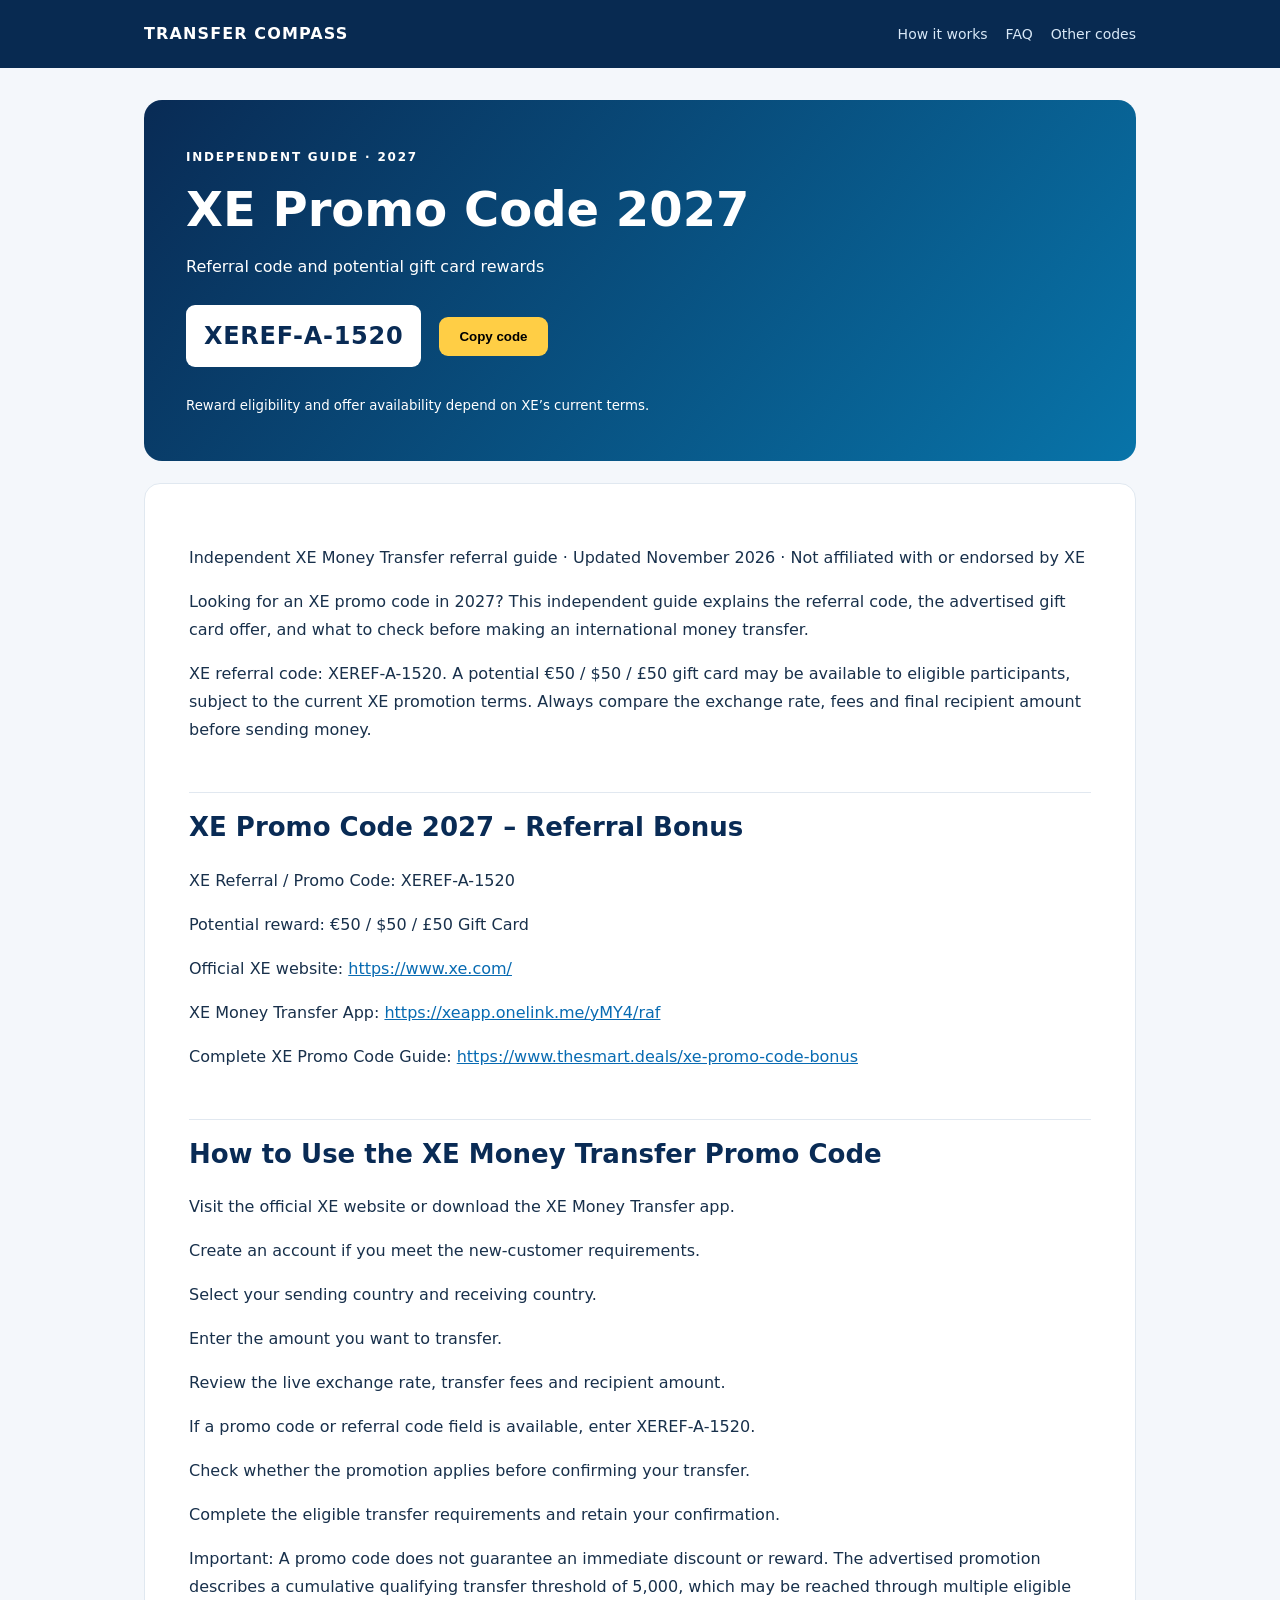
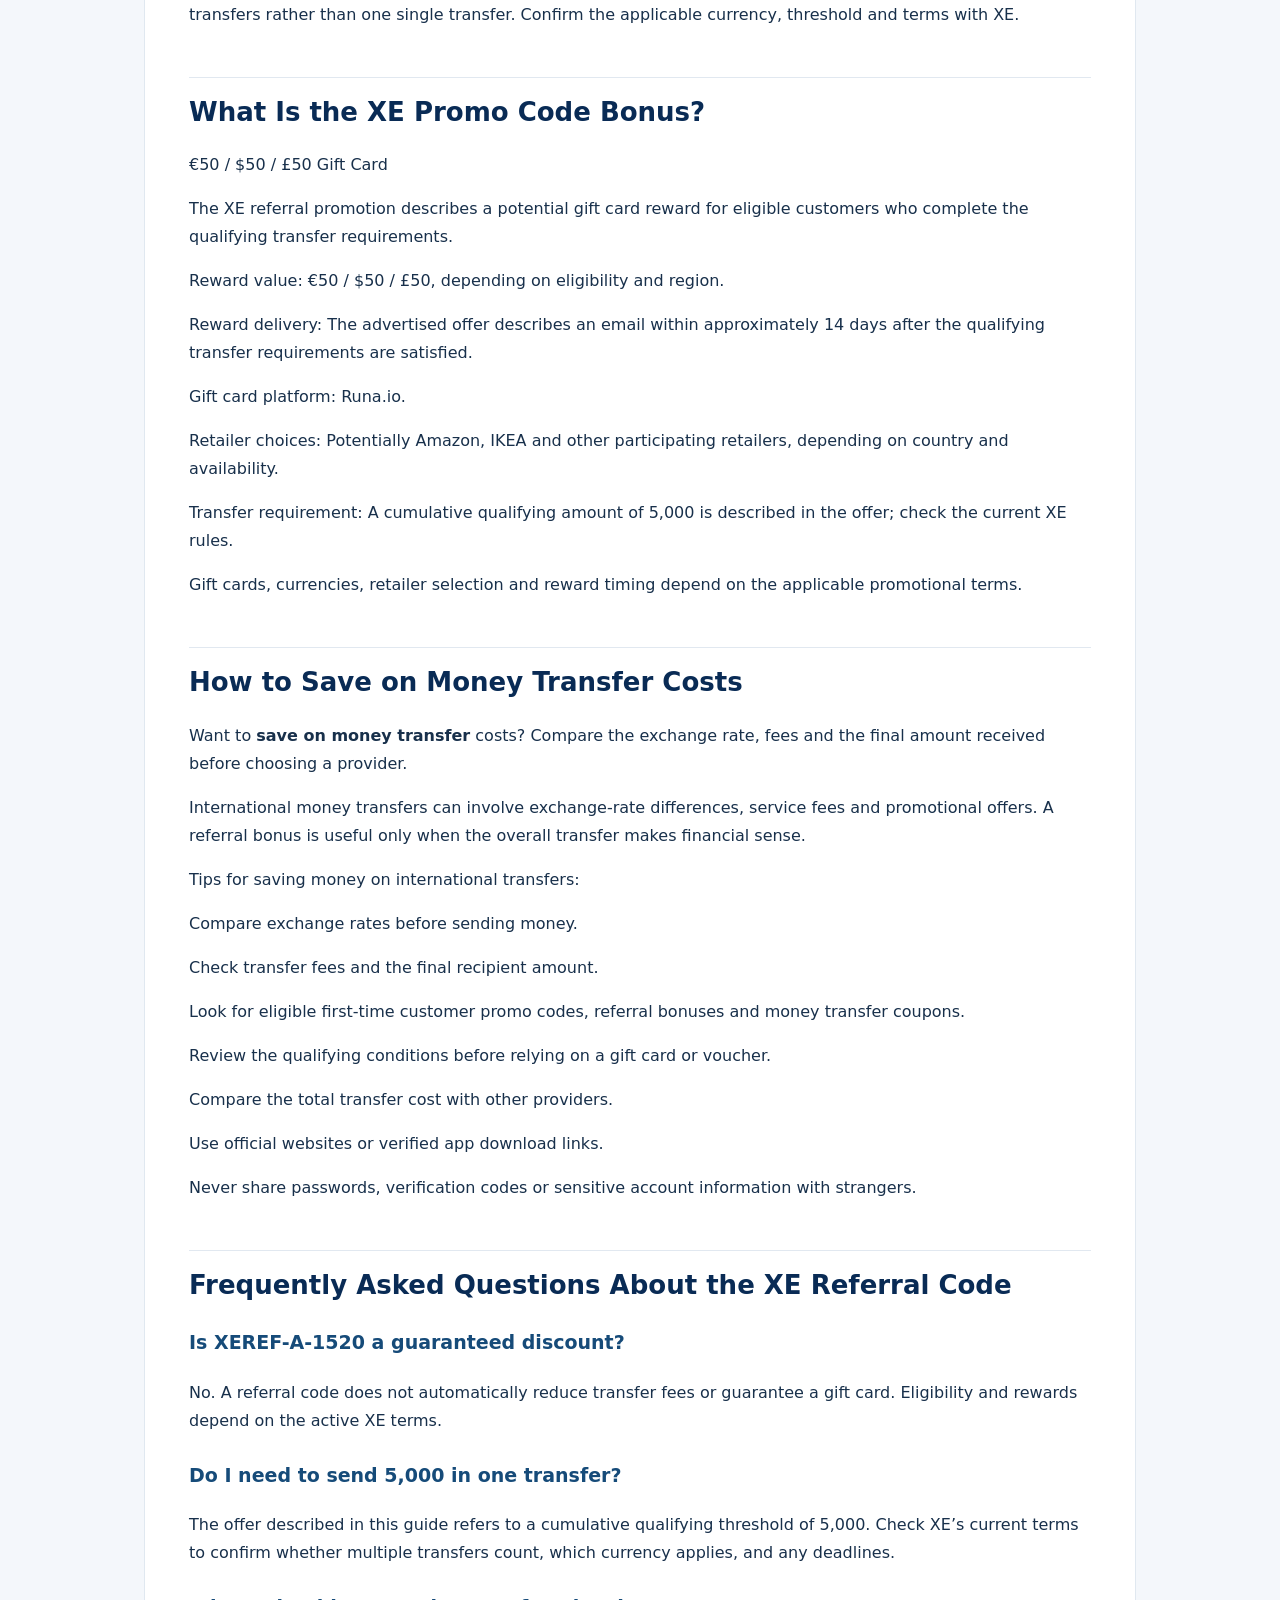
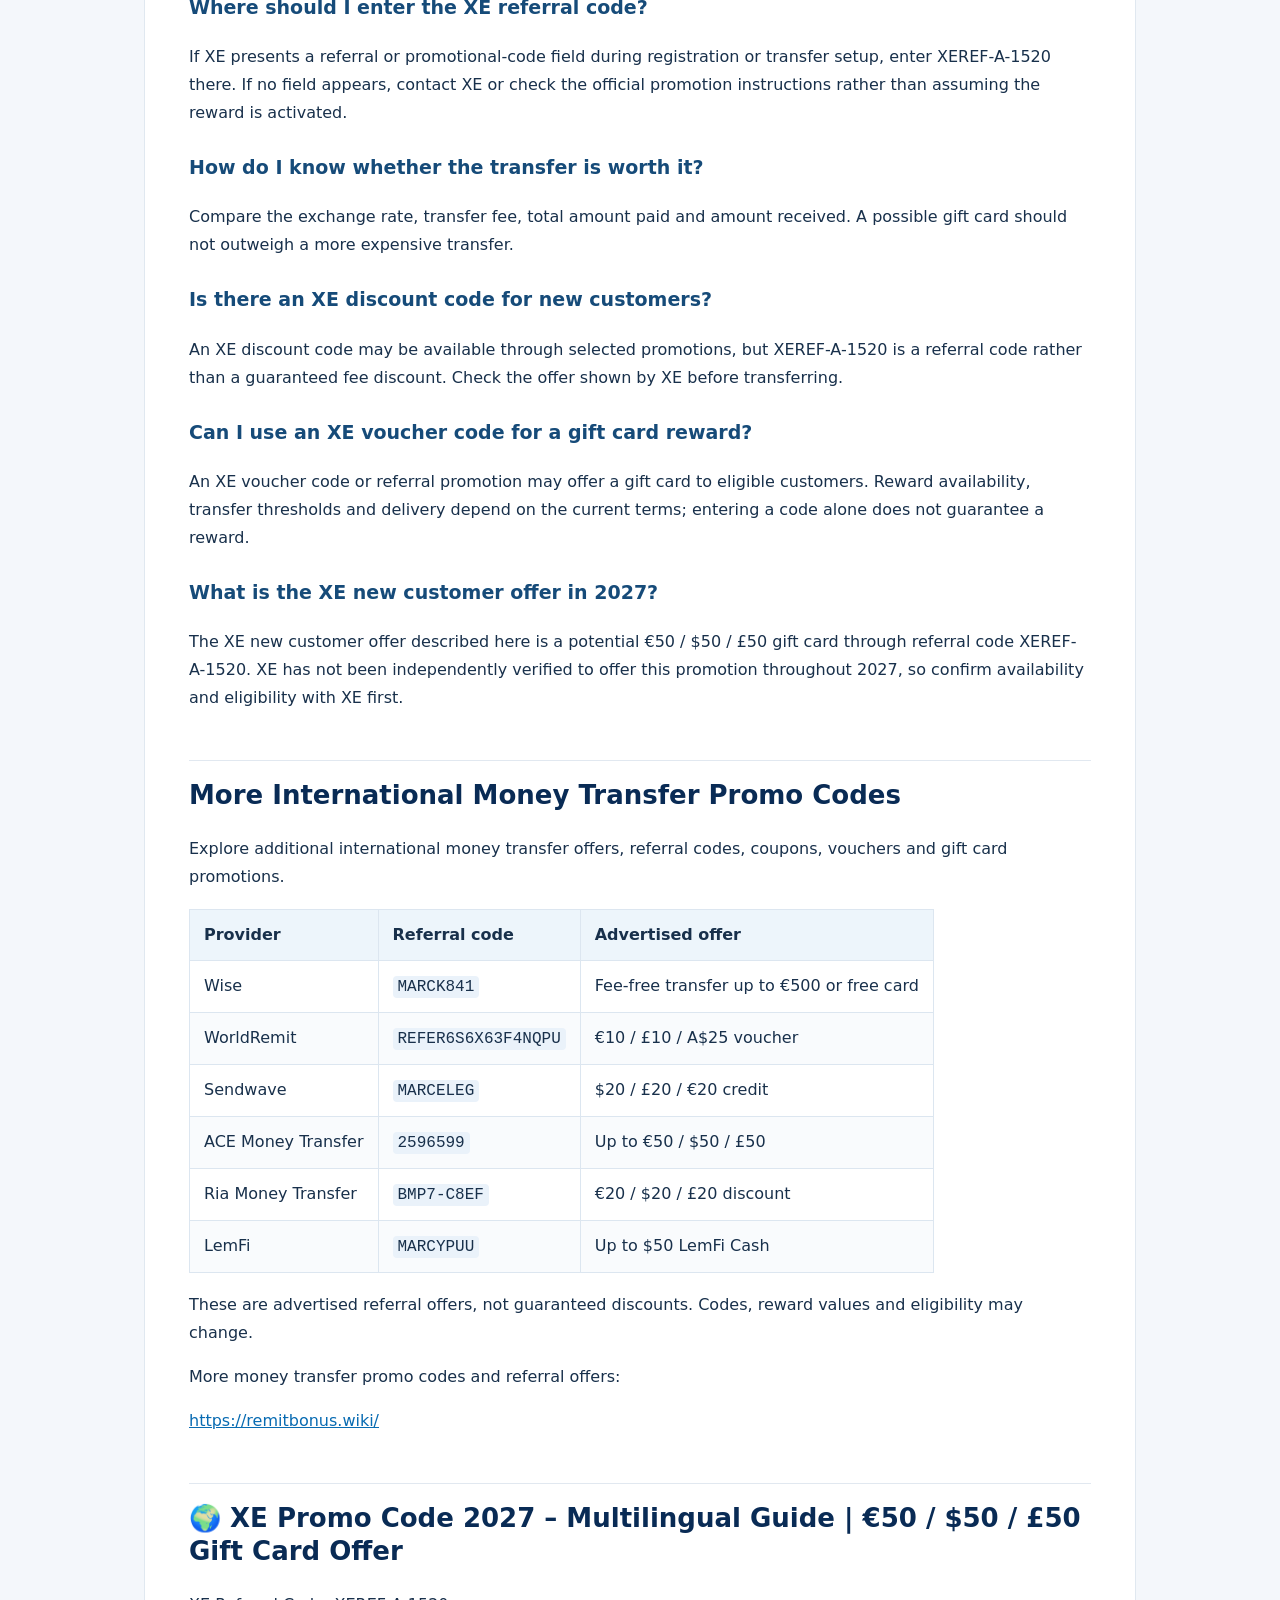
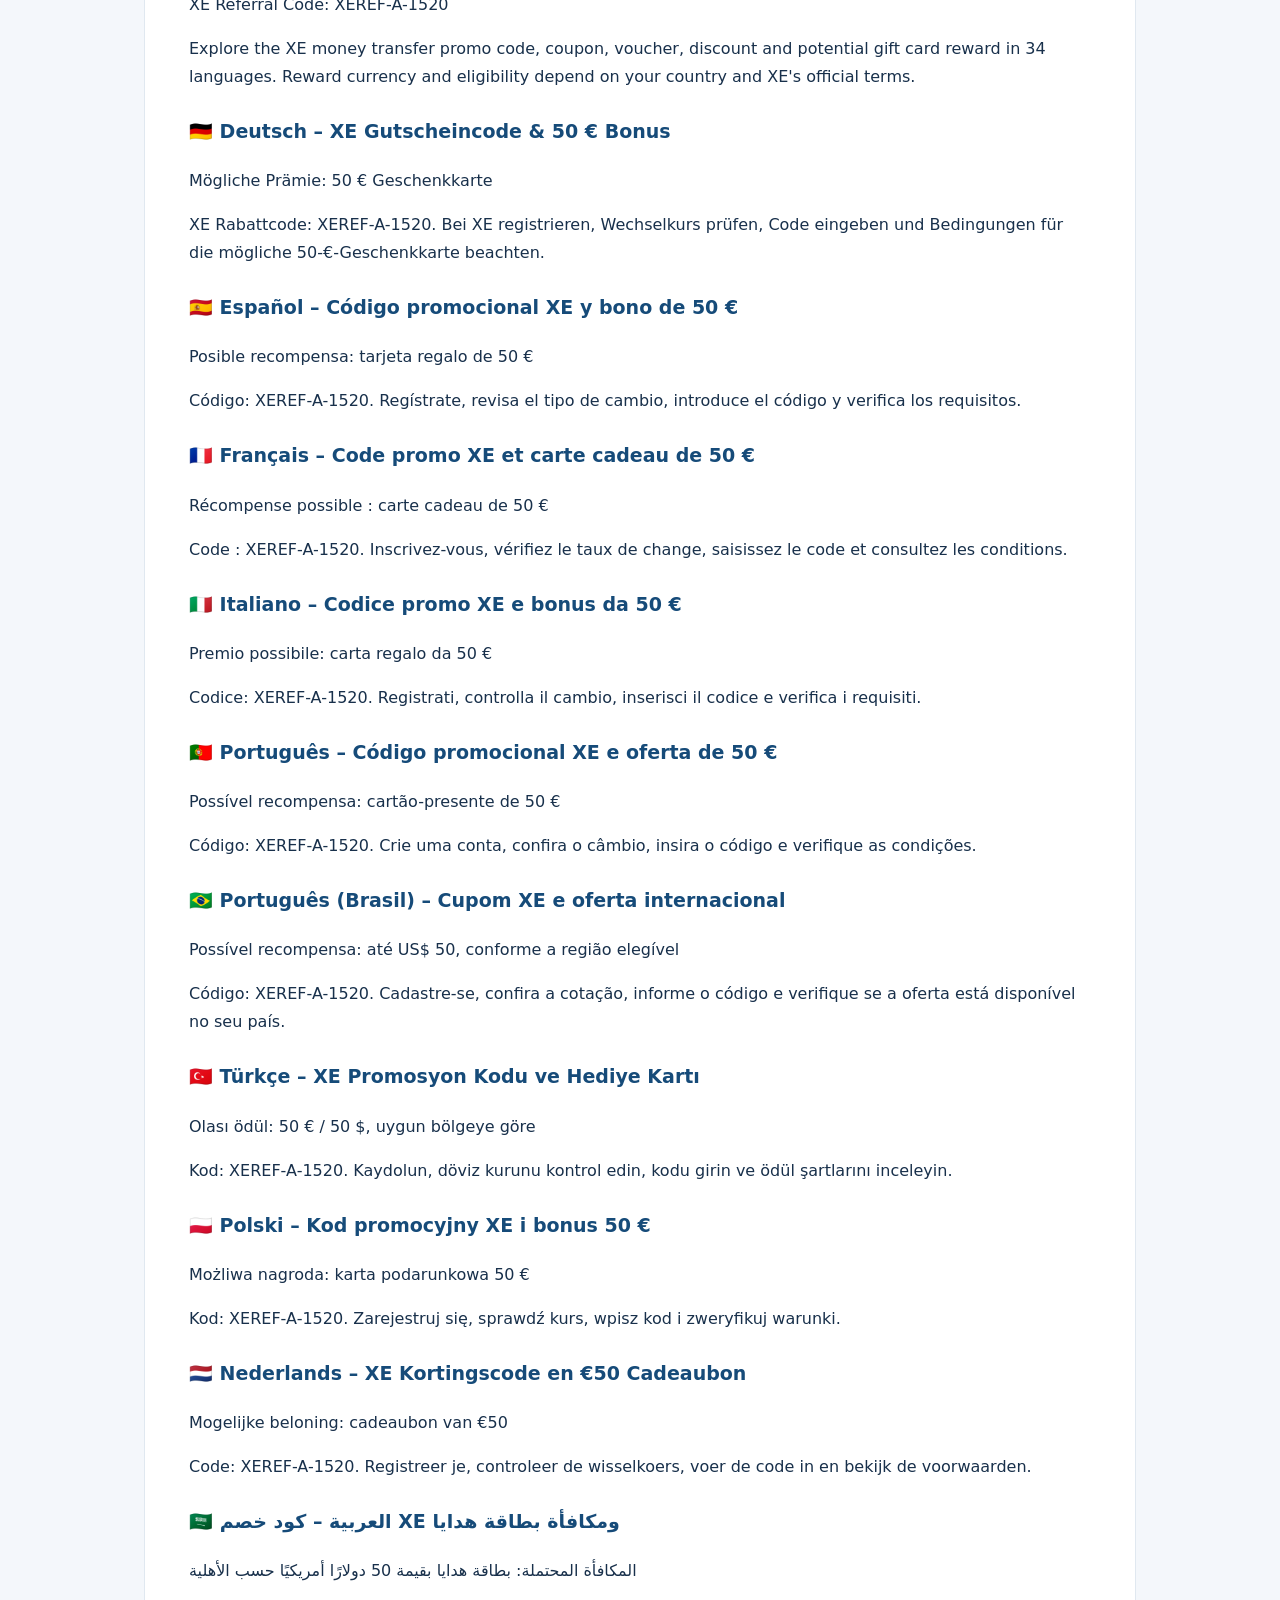
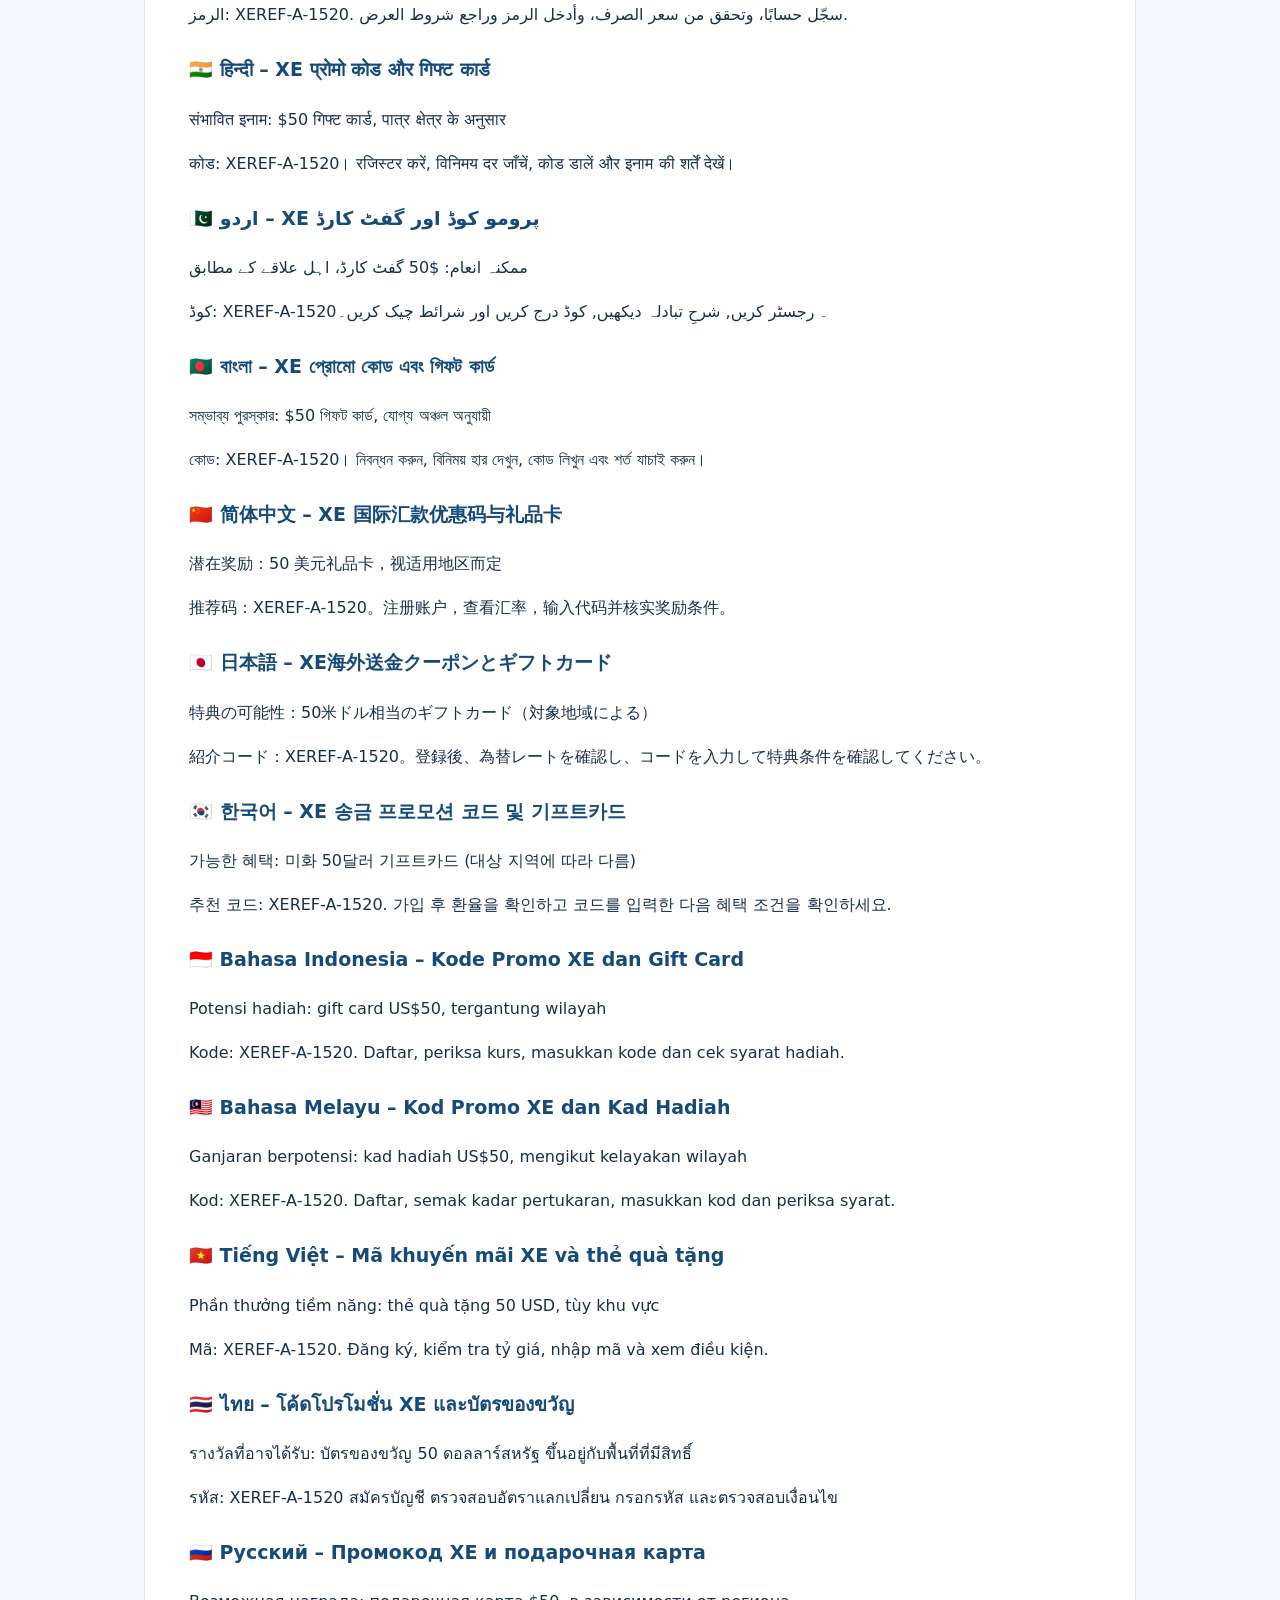
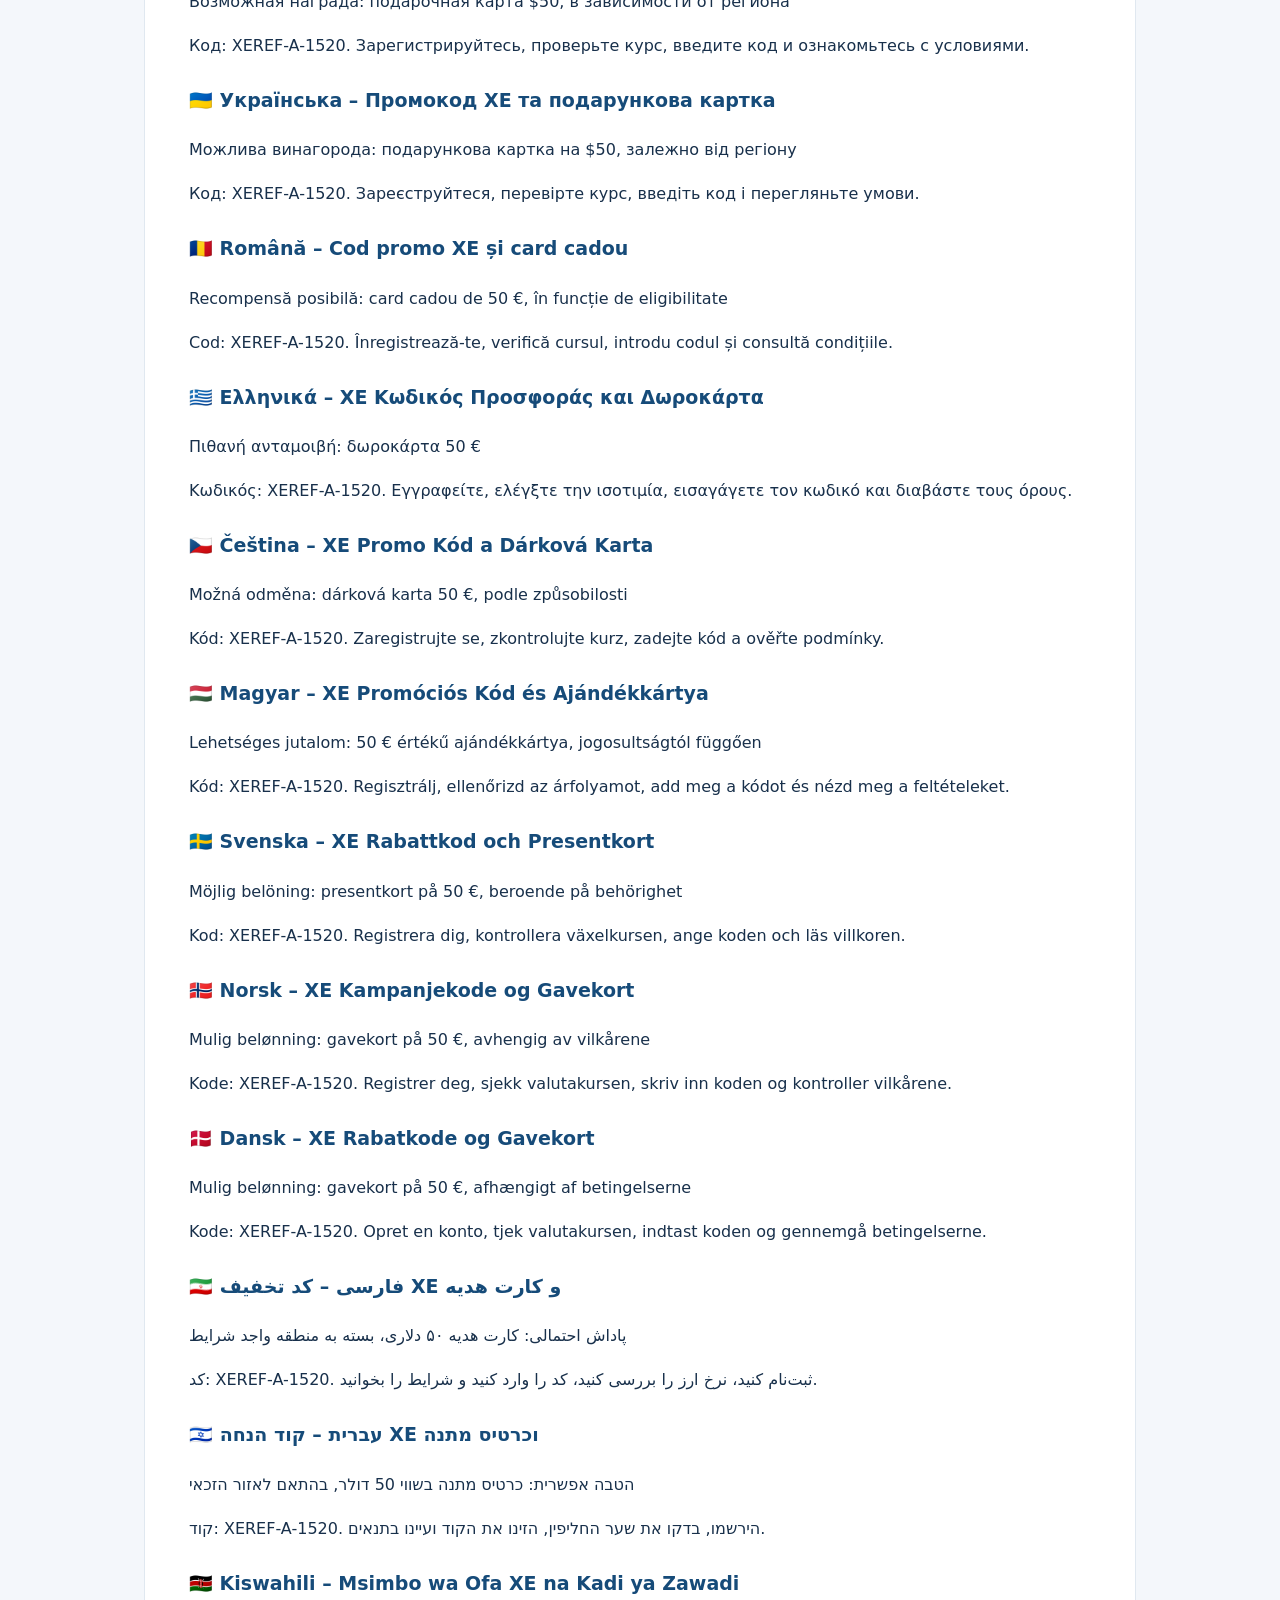
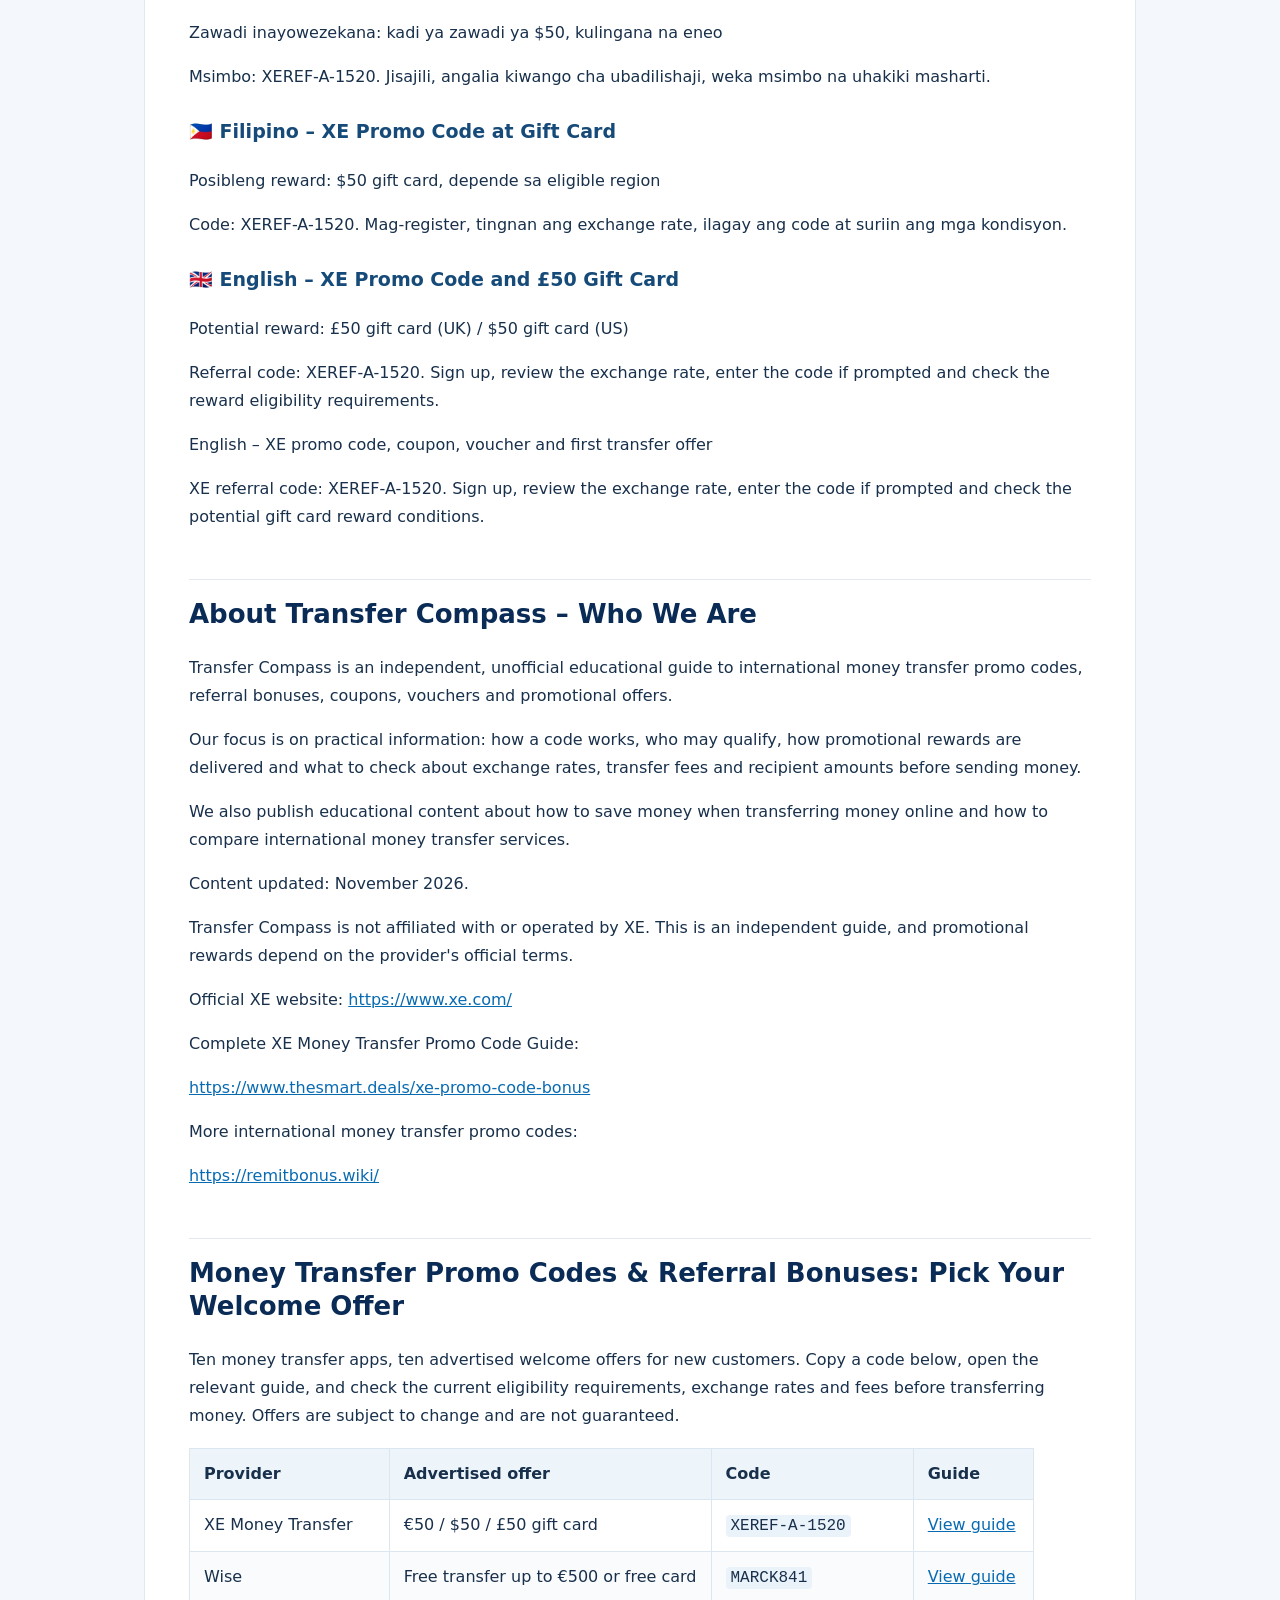
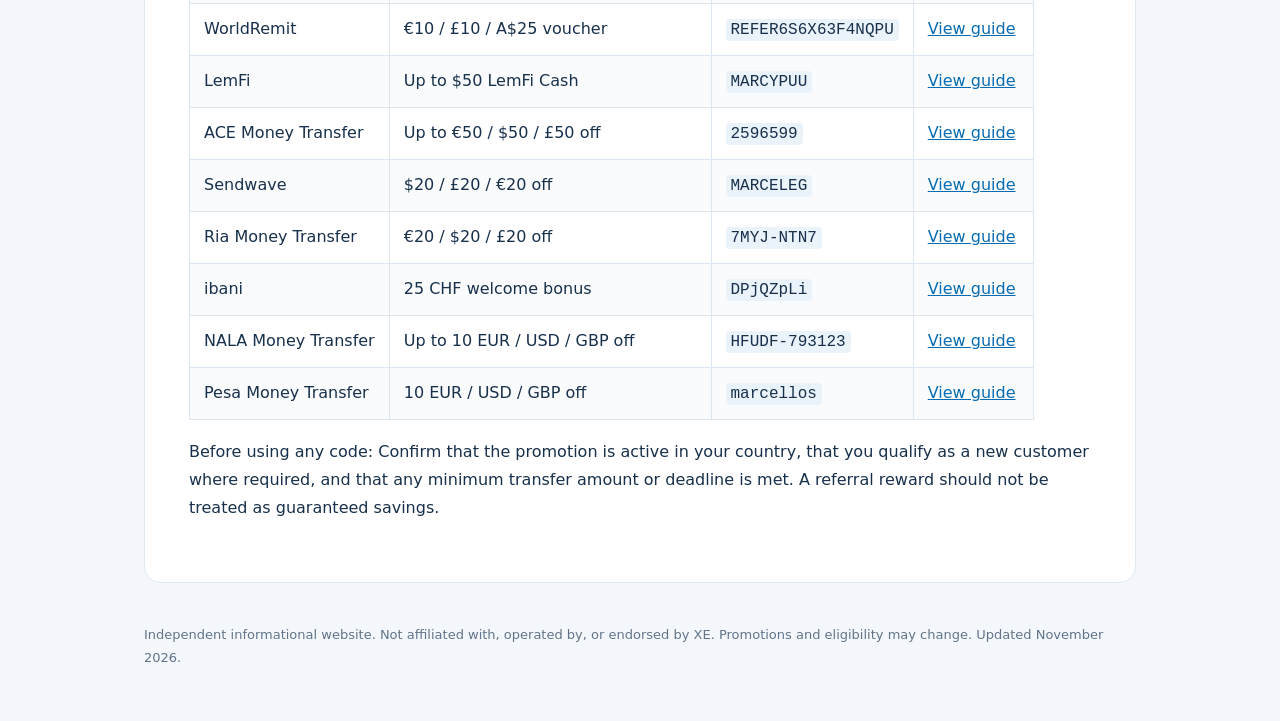
<file: index.html>
<!doctype html><html lang="en"><head><meta charset="utf-8"><meta name="viewport" content="width=device-width,initial-scale=1"><title>XE Promo Code 2027: XEREF-A-1520 & Gift Card Guide</title><meta name="description" content="XE promo code 2027: XEREF-A-1520. Explore potential €50 / $50 / £50 gift card rewards, eligibility and tips to save on money transfer costs."><link rel="canonical" href="https://xe-money.github.io/promo-code/"><meta property="og:url" content="https://xe-money.github.io/promo-code/"><meta name="robots" content="index,follow,max-image-preview:large"><meta property="og:type" content="website"><meta property="og:title" content="XE Promo Code 2027 – XEREF-A-1520 Referral Guide"><meta property="og:description" content="Independent XE Money Transfer referral guide: potential gift card reward, terms and multilingual instructions."><meta name="twitter:card" content="summary"><meta name="theme-color" content="#092b55"><script type="application/ld+json">{"@context": "https://schema.org", "@type": "WebPage", "name": "XE Promo Code 2027: XEREF-A-1520 Referral & Gift Card Guide", "description": "Independent XE Money Transfer referral guide with code XEREF-A-1520, potential gift card rewards, eligibility and multilingual instructions.", "inLanguage": "en", "dateModified": "2026-11-23", "isAccessibleForFree": true}</script><link rel="stylesheet" href="style.css"></head><body><header><div class="wrap nav"><a class="logo" href="#top">TRANSFER COMPASS</a><nav><a href="#how-to-use-the-xe-money-transfer-promo-code">How it works</a><a href="#frequently-asked-questions-about-the-xe-referral-code">FAQ</a><a href="#money-transfer-promo-codes-referral-bonuses-pick-your-welcome-offer">Other codes</a></nav></div></header><main id="top" class="wrap"><div class="hero"><span class="eyebrow">INDEPENDENT GUIDE · 2027</span><h1>XE Promo Code 2027</h1><p>Referral code and potential gift card rewards</p><div class="code"><strong>XEREF-A-1520</strong><button type="button" id="copy-code">Copy code</button></div><small>Reward eligibility and offer availability depend on XE’s current terms.</small></div><article><h1>XE Promo Code 2027: Referral Code XEREF-A-1520 &amp; Gift Card Guide</h1>
<p>Independent XE Money Transfer referral guide · Updated November 2026 · Not affiliated with or endorsed by XE</p>
<p>Looking for an XE promo code in 2027? This independent guide explains the referral code, the advertised gift card offer, and what to check before making an international money transfer.</p>
<p>XE referral code: XEREF-A-1520. A potential €50 / $50 / £50 gift card may be available to eligible participants, subject to the current XE promotion terms. Always compare the exchange rate, fees and final recipient amount before sending money.</p>
<h2>XE Promo Code 2027 – Referral Bonus</h2>
<p>XE Referral / Promo Code: XEREF-A-1520</p>
<p>Potential reward: €50 / $50 / £50 Gift Card</p>
<p>Official XE website: <a href="https://www.xe.com/">https://www.xe.com/</a></p>
<p>XE Money Transfer App: <a href="https://xeapp.onelink.me/yMY4/raf">https://xeapp.onelink.me/yMY4/raf</a></p>
<p>Complete XE Promo Code Guide: <a href="https://www.thesmart.deals/xe-promo-code-bonus">https://www.thesmart.deals/xe-promo-code-bonus</a></p>
<h2>How to Use the XE Money Transfer Promo Code</h2>
<p>Visit the official XE website or download the XE Money Transfer app.</p>
<p>Create an account if you meet the new-customer requirements.</p>
<p>Select your sending country and receiving country.</p>
<p>Enter the amount you want to transfer.</p>
<p>Review the live exchange rate, transfer fees and recipient amount.</p>
<p>If a promo code or referral code field is available, enter XEREF-A-1520.</p>
<p>Check whether the promotion applies before confirming your transfer.</p>
<p>Complete the eligible transfer requirements and retain your confirmation.</p>
<p>Important: A promo code does not guarantee an immediate discount or reward. The advertised promotion describes a cumulative qualifying transfer threshold of 5,000, which may be reached through multiple eligible transfers rather than one single transfer. Confirm the applicable currency, threshold and terms with XE.</p>
<h2>What Is the XE Promo Code Bonus?</h2>
<p>€50 / $50 / £50 Gift Card</p>
<p>The XE referral promotion describes a potential gift card reward for eligible customers who complete the qualifying transfer requirements.</p>
<p>Reward value: €50 / $50 / £50, depending on eligibility and region.</p>
<p>Reward delivery: The advertised offer describes an email within approximately 14 days after the qualifying transfer requirements are satisfied.</p>
<p>Gift card platform: Runa.io.</p>
<p>Retailer choices: Potentially Amazon, IKEA and other participating retailers, depending on country and availability.</p>
<p>Transfer requirement: A cumulative qualifying amount of 5,000 is described in the offer; check the current XE rules.</p>
<p>Gift cards, currencies, retailer selection and reward timing depend on the applicable promotional terms.</p>
<h2>How to Save on Money Transfer Costs</h2>
<p>Want to <strong>save on money transfer</strong> costs? Compare the exchange rate, fees and the final amount received before choosing a provider.</p>
<p>International money transfers can involve exchange-rate differences, service fees and promotional offers. A referral bonus is useful only when the overall transfer makes financial sense.</p>
<p>Tips for saving money on international transfers:</p>
<p>Compare exchange rates before sending money.</p>
<p>Check transfer fees and the final recipient amount.</p>
<p>Look for eligible first-time customer promo codes, referral bonuses and money transfer coupons.</p>
<p>Review the qualifying conditions before relying on a gift card or voucher.</p>
<p>Compare the total transfer cost with other providers.</p>
<p>Use official websites or verified app download links.</p>
<p>Never share passwords, verification codes or sensitive account information with strangers.</p>
<h2>Frequently Asked Questions About the XE Referral Code</h2>
<h3>Is XEREF-A-1520 a guaranteed discount?</h3>
<p>No. A referral code does not automatically reduce transfer fees or guarantee a gift card. Eligibility and rewards depend on the active XE terms.</p>
<h3>Do I need to send 5,000 in one transfer?</h3>
<p>The offer described in this guide refers to a cumulative qualifying threshold of 5,000. Check XE’s current terms to confirm whether multiple transfers count, which currency applies, and any deadlines.</p>
<h3>Where should I enter the XE referral code?</h3>
<p>If XE presents a referral or promotional-code field during registration or transfer setup, enter XEREF-A-1520 there. If no field appears, contact XE or check the official promotion instructions rather than assuming the reward is activated.</p>
<h3>How do I know whether the transfer is worth it?</h3>
<p>Compare the exchange rate, transfer fee, total amount paid and amount received. A possible gift card should not outweigh a more expensive transfer.</p>
<h3>Is there an XE discount code for new customers?</h3>
<p>An XE discount code may be available through selected promotions, but XEREF-A-1520 is a referral code rather than a guaranteed fee discount. Check the offer shown by XE before transferring.</p>
<h3>Can I use an XE voucher code for a gift card reward?</h3>
<p>An XE voucher code or referral promotion may offer a gift card to eligible customers. Reward availability, transfer thresholds and delivery depend on the current terms; entering a code alone does not guarantee a reward.</p>
<h3>What is the XE new customer offer in 2027?</h3>
<p>The XE new customer offer described here is a potential €50 / $50 / £50 gift card through referral code XEREF-A-1520. XE has not been independently verified to offer this promotion throughout 2027, so confirm availability and eligibility with XE first.</p>
<h2>More International Money Transfer Promo Codes</h2>
<p>Explore additional international money transfer offers, referral codes, coupons, vouchers and gift card promotions.</p>
<table>
<thead>
<tr>
  <th>Provider</th>
  <th>Referral code</th>
  <th>Advertised offer</th>
</tr>
</thead>
<tbody>
<tr>
  <td>Wise</td>
  <td><code>MARCK841</code></td>
  <td>Fee-free transfer up to €500 or free card</td>
</tr>
<tr>
  <td>WorldRemit</td>
  <td><code>REFER6S6X63F4NQPU</code></td>
  <td>€10 / £10 / A$25 voucher</td>
</tr>
<tr>
  <td>Sendwave</td>
  <td><code>MARCELEG</code></td>
  <td>$20 / £20 / €20 credit</td>
</tr>
<tr>
  <td>ACE Money Transfer</td>
  <td><code>2596599</code></td>
  <td>Up to €50 / $50 / £50</td>
</tr>
<tr>
  <td>Ria Money Transfer</td>
  <td><code>BMP7-C8EF</code></td>
  <td>€20 / $20 / £20 discount</td>
</tr>
<tr>
  <td>LemFi</td>
  <td><code>MARCYPUU</code></td>
  <td>Up to $50 LemFi Cash</td>
</tr>
</tbody>
</table>
<p>These are advertised referral offers, not guaranteed discounts. Codes, reward values and eligibility may change.</p>
<p>More money transfer promo codes and referral offers:</p>
<p><a href="https://remitbonus.wiki/">https://remitbonus.wiki/</a></p>
<h2>🌍 XE Promo Code 2027 – Multilingual Guide | €50 / $50 / £50 Gift Card Offer</h2>
<p>XE Referral Code: XEREF-A-1520</p>
<p>Explore the XE money transfer promo code, coupon, voucher, discount and potential gift card reward in 34 languages. Reward currency and eligibility depend on your country and XE's official terms.</p>
<h3>🇩🇪 Deutsch – XE Gutscheincode &amp; 50 € Bonus</h3>
<p>Mögliche Prämie: 50 € Geschenkkarte</p>
<p>XE Rabattcode: XEREF-A-1520. Bei XE registrieren, Wechselkurs prüfen, Code eingeben und Bedingungen für die mögliche 50-€-Geschenkkarte beachten.</p>
<h3>🇪🇸 Español – Código promocional XE y bono de 50 €</h3>
<p>Posible recompensa: tarjeta regalo de 50 €</p>
<p>Código: XEREF-A-1520. Regístrate, revisa el tipo de cambio, introduce el código y verifica los requisitos.</p>
<h3>🇫🇷 Français – Code promo XE et carte cadeau de 50 €</h3>
<p>Récompense possible : carte cadeau de 50 €</p>
<p>Code : XEREF-A-1520. Inscrivez-vous, vérifiez le taux de change, saisissez le code et consultez les conditions.</p>
<h3>🇮🇹 Italiano – Codice promo XE e bonus da 50 €</h3>
<p>Premio possibile: carta regalo da 50 €</p>
<p>Codice: XEREF-A-1520. Registrati, controlla il cambio, inserisci il codice e verifica i requisiti.</p>
<h3>🇵🇹 Português – Código promocional XE e oferta de 50 €</h3>
<p>Possível recompensa: cartão-presente de 50 €</p>
<p>Código: XEREF-A-1520. Crie uma conta, confira o câmbio, insira o código e verifique as condições.</p>
<h3>🇧🇷 Português (Brasil) – Cupom XE e oferta internacional</h3>
<p>Possível recompensa: até US$ 50, conforme a região elegível</p>
<p>Código: XEREF-A-1520. Cadastre-se, confira a cotação, informe o código e verifique se a oferta está disponível no seu país.</p>
<h3>🇹🇷 Türkçe – XE Promosyon Kodu ve Hediye Kartı</h3>
<p>Olası ödül: 50 € / 50 $, uygun bölgeye göre</p>
<p>Kod: XEREF-A-1520. Kaydolun, döviz kurunu kontrol edin, kodu girin ve ödül şartlarını inceleyin.</p>
<h3>🇵🇱 Polski – Kod promocyjny XE i bonus 50 €</h3>
<p>Możliwa nagroda: karta podarunkowa 50 €</p>
<p>Kod: XEREF-A-1520. Zarejestruj się, sprawdź kurs, wpisz kod i zweryfikuj warunki.</p>
<h3>🇳🇱 Nederlands – XE Kortingscode en €50 Cadeaubon</h3>
<p>Mogelijke beloning: cadeaubon van €50</p>
<p>Code: XEREF-A-1520. Registreer je, controleer de wisselkoers, voer de code in en bekijk de voorwaarden.</p>
<h3>🇸🇦 العربية – كود خصم XE ومكافأة بطاقة هدايا</h3>
<p>المكافأة المحتملة: بطاقة هدايا بقيمة 50 دولارًا أمريكيًا حسب الأهلية</p>
<p>الرمز: XEREF-A-1520. سجّل حسابًا، وتحقق من سعر الصرف، وأدخل الرمز وراجع شروط العرض.</p>
<h3>🇮🇳 हिन्दी – XE प्रोमो कोड और गिफ्ट कार्ड</h3>
<p>संभावित इनाम: $50 गिफ्ट कार्ड, पात्र क्षेत्र के अनुसार</p>
<p>कोड: XEREF-A-1520। रजिस्टर करें, विनिमय दर जाँचें, कोड डालें और इनाम की शर्तें देखें।</p>
<h3>🇵🇰 اردو – XE پرومو کوڈ اور گفٹ کارڈ</h3>
<p>ممکنہ انعام: $50 گفٹ کارڈ، اہل علاقے کے مطابق</p>
<p>کوڈ: XEREF-A-1520۔ رجسٹر کریں, شرحِ تبادلہ دیکھیں, کوڈ درج کریں اور شرائط چیک کریں۔</p>
<h3>🇧🇩 বাংলা – XE প্রোমো কোড এবং গিফট কার্ড</h3>
<p>সম্ভাব্য পুরস্কার: $50 গিফট কার্ড, যোগ্য অঞ্চল অনুযায়ী</p>
<p>কোড: XEREF-A-1520। নিবন্ধন করুন, বিনিময় হার দেখুন, কোড লিখুন এবং শর্ত যাচাই করুন।</p>
<h3>🇨🇳 简体中文 – XE 国际汇款优惠码与礼品卡</h3>
<p>潜在奖励：50 美元礼品卡，视适用地区而定</p>
<p>推荐码：XEREF-A-1520。注册账户，查看汇率，输入代码并核实奖励条件。</p>
<h3>🇯🇵 日本語 – XE海外送金クーポンとギフトカード</h3>
<p>特典の可能性：50米ドル相当のギフトカード（対象地域による）</p>
<p>紹介コード：XEREF-A-1520。登録後、為替レートを確認し、コードを入力して特典条件を確認してください。</p>
<h3>🇰🇷 한국어 – XE 송금 프로모션 코드 및 기프트카드</h3>
<p>가능한 혜택: 미화 50달러 기프트카드 (대상 지역에 따라 다름)</p>
<p>추천 코드: XEREF-A-1520. 가입 후 환율을 확인하고 코드를 입력한 다음 혜택 조건을 확인하세요.</p>
<h3>🇮🇩 Bahasa Indonesia – Kode Promo XE dan Gift Card</h3>
<p>Potensi hadiah: gift card US$50, tergantung wilayah</p>
<p>Kode: XEREF-A-1520. Daftar, periksa kurs, masukkan kode dan cek syarat hadiah.</p>
<h3>🇲🇾 Bahasa Melayu – Kod Promo XE dan Kad Hadiah</h3>
<p>Ganjaran berpotensi: kad hadiah US$50, mengikut kelayakan wilayah</p>
<p>Kod: XEREF-A-1520. Daftar, semak kadar pertukaran, masukkan kod dan periksa syarat.</p>
<h3>🇻🇳 Tiếng Việt – Mã khuyến mãi XE và thẻ quà tặng</h3>
<p>Phần thưởng tiềm năng: thẻ quà tặng 50 USD, tùy khu vực</p>
<p>Mã: XEREF-A-1520. Đăng ký, kiểm tra tỷ giá, nhập mã và xem điều kiện.</p>
<h3>🇹🇭 ไทย – โค้ดโปรโมชั่น XE และบัตรของขวัญ</h3>
<p>รางวัลที่อาจได้รับ: บัตรของขวัญ 50 ดอลลาร์สหรัฐ ขึ้นอยู่กับพื้นที่ที่มีสิทธิ์</p>
<p>รหัส: XEREF-A-1520 สมัครบัญชี ตรวจสอบอัตราแลกเปลี่ยน กรอกรหัส และตรวจสอบเงื่อนไข</p>
<h3>🇷🇺 Русский – Промокод XE и подарочная карта</h3>
<p>Возможная награда: подарочная карта $50, в зависимости от региона</p>
<p>Код: XEREF-A-1520. Зарегистрируйтесь, проверьте курс, введите код и ознакомьтесь с условиями.</p>
<h3>🇺🇦 Українська – Промокод XE та подарункова картка</h3>
<p>Можлива винагорода: подарункова картка на $50, залежно від регіону</p>
<p>Код: XEREF-A-1520. Зареєструйтеся, перевірте курс, введіть код і перегляньте умови.</p>
<h3>🇷🇴 Română – Cod promo XE și card cadou</h3>
<p>Recompensă posibilă: card cadou de 50 €, în funcție de eligibilitate</p>
<p>Cod: XEREF-A-1520. Înregistrează-te, verifică cursul, introdu codul și consultă condițiile.</p>
<h3>🇬🇷 Ελληνικά – XE Κωδικός Προσφοράς και Δωροκάρτα</h3>
<p>Πιθανή ανταμοιβή: δωροκάρτα 50 €</p>
<p>Κωδικός: XEREF-A-1520. Εγγραφείτε, ελέγξτε την ισοτιμία, εισαγάγετε τον κωδικό και διαβάστε τους όρους.</p>
<h3>🇨🇿 Čeština – XE Promo Kód a Dárková Karta</h3>
<p>Možná odměna: dárková karta 50 €, podle způsobilosti</p>
<p>Kód: XEREF-A-1520. Zaregistrujte se, zkontrolujte kurz, zadejte kód a ověřte podmínky.</p>
<h3>🇭🇺 Magyar – XE Promóciós Kód és Ajándékkártya</h3>
<p>Lehetséges jutalom: 50 € értékű ajándékkártya, jogosultságtól függően</p>
<p>Kód: XEREF-A-1520. Regisztrálj, ellenőrizd az árfolyamot, add meg a kódot és nézd meg a feltételeket.</p>
<h3>🇸🇪 Svenska – XE Rabattkod och Presentkort</h3>
<p>Möjlig belöning: presentkort på 50 €, beroende på behörighet</p>
<p>Kod: XEREF-A-1520. Registrera dig, kontrollera växelkursen, ange koden och läs villkoren.</p>
<h3>🇳🇴 Norsk – XE Kampanjekode og Gavekort</h3>
<p>Mulig belønning: gavekort på 50 €, avhengig av vilkårene</p>
<p>Kode: XEREF-A-1520. Registrer deg, sjekk valutakursen, skriv inn koden og kontroller vilkårene.</p>
<h3>🇩🇰 Dansk – XE Rabatkode og Gavekort</h3>
<p>Mulig belønning: gavekort på 50 €, afhængigt af betingelserne</p>
<p>Kode: XEREF-A-1520. Opret en konto, tjek valutakursen, indtast koden og gennemgå betingelserne.</p>
<h3>🇮🇷 فارسی – کد تخفیف XE و کارت هدیه</h3>
<p>پاداش احتمالی: کارت هدیه ۵۰ دلاری، بسته به منطقه واجد شرایط</p>
<p>کد: XEREF-A-1520. ثبت‌نام کنید، نرخ ارز را بررسی کنید، کد را وارد کنید و شرایط را بخوانید.</p>
<h3>🇮🇱 עברית – קוד הנחה XE וכרטיס מתנה</h3>
<p>הטבה אפשרית: כרטיס מתנה בשווי 50 דולר, בהתאם לאזור הזכאי</p>
<p>קוד: XEREF-A-1520. הירשמו, בדקו את שער החליפין, הזינו את הקוד ועיינו בתנאים.</p>
<h3>🇰🇪 Kiswahili – Msimbo wa Ofa XE na Kadi ya Zawadi</h3>
<p>Zawadi inayowezekana: kadi ya zawadi ya $50, kulingana na eneo</p>
<p>Msimbo: XEREF-A-1520. Jisajili, angalia kiwango cha ubadilishaji, weka msimbo na uhakiki masharti.</p>
<h3>🇵🇭 Filipino – XE Promo Code at Gift Card</h3>
<p>Posibleng reward: $50 gift card, depende sa eligible region</p>
<p>Code: XEREF-A-1520. Mag-register, tingnan ang exchange rate, ilagay ang code at suriin ang mga kondisyon.</p>
<h3>🇬🇧 English – XE Promo Code and £50 Gift Card</h3>
<p>Potential reward: £50 gift card (UK) / $50 gift card (US)</p>
<p>Referral code: XEREF-A-1520. Sign up, review the exchange rate, enter the code if prompted and check the reward eligibility requirements.</p>
<p>English – XE promo code, coupon, voucher and first transfer offer</p>
<p>XE referral code: XEREF-A-1520. Sign up, review the exchange rate, enter the code if prompted and check the potential gift card reward conditions.</p>
<h2>About Transfer Compass – Who We Are</h2>
<p>Transfer Compass is an independent, unofficial educational guide to international money transfer promo codes, referral bonuses, coupons, vouchers and promotional offers.</p>
<p>Our focus is on practical information: how a code works, who may qualify, how promotional rewards are delivered and what to check about exchange rates, transfer fees and recipient amounts before sending money.</p>
<p>We also publish educational content about how to save money when transferring money online and how to compare international money transfer services.</p>
<p>Content updated: November 2026.</p>
<p>Transfer Compass is not affiliated with or operated by XE. This is an independent guide, and promotional rewards depend on the provider's official terms.</p>
<p>Official XE website: <a href="https://www.xe.com/">https://www.xe.com/</a></p>
<p>Complete XE Money Transfer Promo Code Guide:</p>
<p><a href="https://www.thesmart.deals/xe-promo-code-bonus">https://www.thesmart.deals/xe-promo-code-bonus</a></p>
<p>More international money transfer promo codes:</p>
<p><a href="https://remitbonus.wiki/">https://remitbonus.wiki/</a></p>
<h2>Money Transfer Promo Codes &amp; Referral Bonuses: Pick Your Welcome Offer</h2>
<p>Ten money transfer apps, ten advertised welcome offers for new customers. Copy a code below, open the relevant guide, and check the current eligibility requirements, exchange rates and fees before transferring money. Offers are subject to change and are not guaranteed.</p>
<table>
<thead>
<tr>
  <th>Provider</th>
  <th>Advertised offer</th>
  <th>Code</th>
  <th>Guide</th>
</tr>
</thead>
<tbody>
<tr>
  <td>XE Money Transfer</td>
  <td>€50 / $50 / £50 gift card</td>
  <td><code>XEREF-A-1520</code></td>
  <td><a href="https://www.remitbonus.wiki/xe">View guide</a></td>
</tr>
<tr>
  <td>Wise</td>
  <td>Free transfer up to €500 or free card</td>
  <td><code>MARCK841</code></td>
  <td><a href="https://www.remitbonus.wiki/wise">View guide</a></td>
</tr>
<tr>
  <td>WorldRemit</td>
  <td>€10 / £10 / A$25 voucher</td>
  <td><code>REFER6S6X63F4NQPU</code></td>
  <td><a href="https://www.remitbonus.wiki/worldremit">View guide</a></td>
</tr>
<tr>
  <td>LemFi</td>
  <td>Up to $50 LemFi Cash</td>
  <td><code>MARCYPUU</code></td>
  <td><a href="https://www.remitbonus.wiki/lemfi">View guide</a></td>
</tr>
<tr>
  <td>ACE Money Transfer</td>
  <td>Up to €50 / $50 / £50 off</td>
  <td><code>2596599</code></td>
  <td><a href="https://www.remitbonus.wiki/ace">View guide</a></td>
</tr>
<tr>
  <td>Sendwave</td>
  <td>$20 / £20 / €20 off</td>
  <td><code>MARCELEG</code></td>
  <td><a href="https://www.remitbonus.wiki/sendwave">View guide</a></td>
</tr>
<tr>
  <td>Ria Money Transfer</td>
  <td>€20 / $20 / £20 off</td>
  <td><code>7MYJ-NTN7</code></td>
  <td><a href="https://www.remitbonus.wiki/ria">View guide</a></td>
</tr>
<tr>
  <td>ibani</td>
  <td>25 CHF welcome bonus</td>
  <td><code>DPjQZpLi</code></td>
  <td><a href="https://www.remitbonus.wiki/ibani">View guide</a></td>
</tr>
<tr>
  <td>NALA Money Transfer</td>
  <td>Up to 10 EUR / USD / GBP off</td>
  <td><code>HFUDF-793123</code></td>
  <td><a href="https://www.remitbonus.wiki/nala">View guide</a></td>
</tr>
<tr>
  <td>Pesa Money Transfer</td>
  <td>10 EUR / USD / GBP off</td>
  <td><code>marcellos</code></td>
  <td><a href="https://www.remitbonus.wiki/pesa">View guide</a></td>
</tr>
</tbody>
</table>
<p>Before using any code: Confirm that the promotion is active in your country, that you qualify as a new customer where required, and that any minimum transfer amount or deadline is met. A referral reward should not be treated as guaranteed savings.</p>
</article><footer><p>Independent informational website. Not affiliated with, operated by, or endorsed by XE. Promotions and eligibility may change. Updated November 2026.</p></footer></main><script src="script.js" defer></script></body></html>
</file>
<file: style.css>
*{box-sizing:border-box}html{scroll-behavior:smooth}body{margin:0;background:#f4f7fb;color:#18304b;font:16px/1.75 system-ui,-apple-system,Segoe UI,sans-serif}.wrap{max-width:1040px;margin:auto;padding:0 24px}header{background:#082a51;color:#fff}.nav{display:flex;justify-content:space-between;align-items:center;gap:16px;min-height:68px}.logo{font-weight:800;letter-spacing:.07em;color:#fff;text-decoration:none}nav{display:flex;flex-wrap:wrap;gap:18px}nav a{color:#d8e8f7;text-decoration:none;font-size:14px}.hero{background:linear-gradient(130deg,#092b55,#0874a9);color:white;border-radius:18px;padding:42px;margin:32px 0 22px}.hero h1{font-size:clamp(30px,5vw,48px);line-height:1.15;margin:12px 0}.eyebrow{letter-spacing:.15em;font-size:12px;font-weight:700}.code{display:flex;align-items:center;flex-wrap:wrap;gap:18px;margin:24px 0}.code strong{background:white;color:#092b55;border-radius:9px;padding:10px 18px;font-size:24px;letter-spacing:.03em}button{background:#ffce45;border:0;border-radius:9px;padding:12px 20px;font-weight:750;cursor:pointer}button:focus-visible,a:focus-visible{outline:3px solid #ffce45;outline-offset:3px}article{background:white;border:1px solid #e0e8f0;border-radius:16px;padding:clamp(20px,4vw,44px);overflow-wrap:anywhere}article h1{display:none}article h2{margin-top:48px;padding-top:18px;border-top:1px solid #e1e8f0;color:#092b55;font-size:26px;line-height:1.3}article h3{margin-top:24px;color:#164b79;font-size:19px}a{color:#086bb2}table{border-collapse:collapse;display:block;overflow-x:auto;width:100%;margin:18px 0}th,td{padding:11px 14px;border:1px solid #dce6f0;text-align:left;min-width:120px}th{background:#edf5fb}tr:nth-child(even){background:#f9fbfd}code{background:#eaf2fa;border-radius:4px;padding:2px 5px}footer{font-size:13px;color:#61748a;padding:28px 0 55px}@media(max-width:650px){.nav{align-items:flex-start;flex-direction:column;padding-top:14px;padding-bottom:14px}.hero{padding:26px}.code strong{font-size:20px}article h2{font-size:23px}}
</file>
